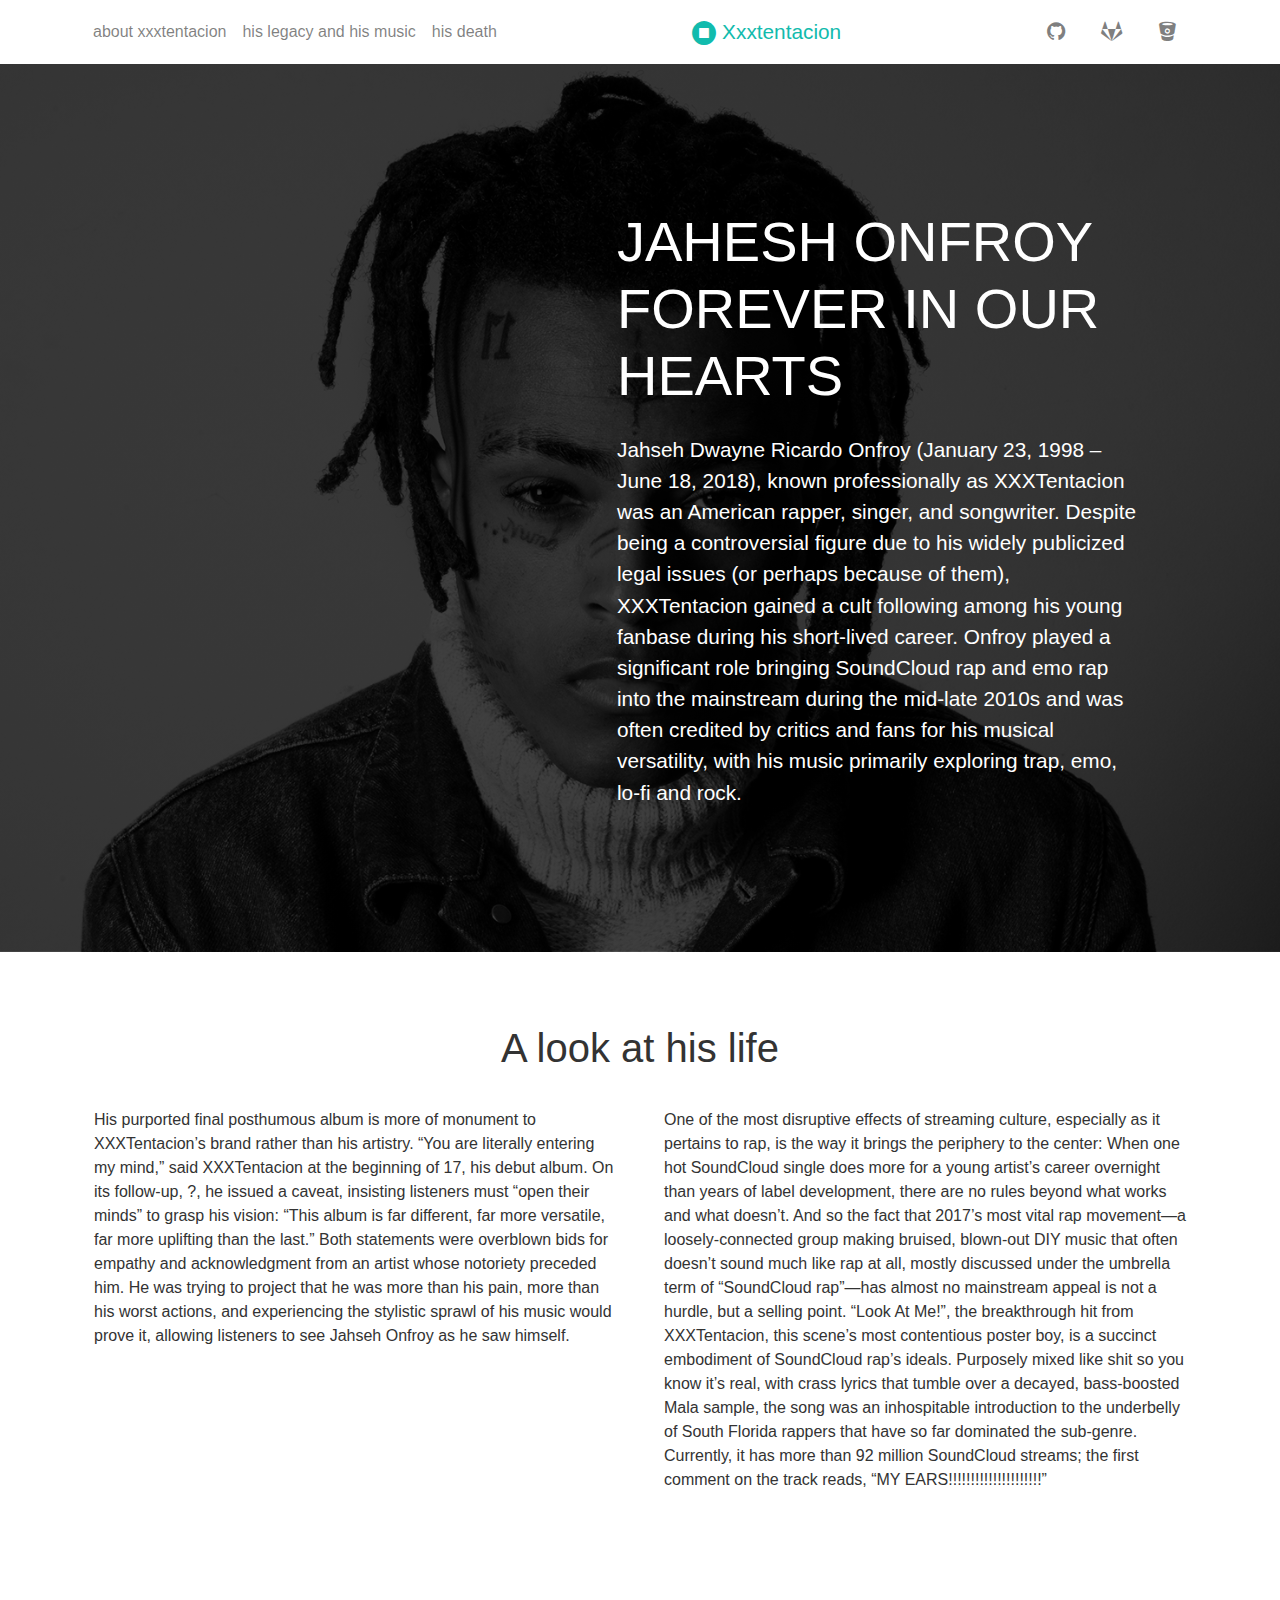
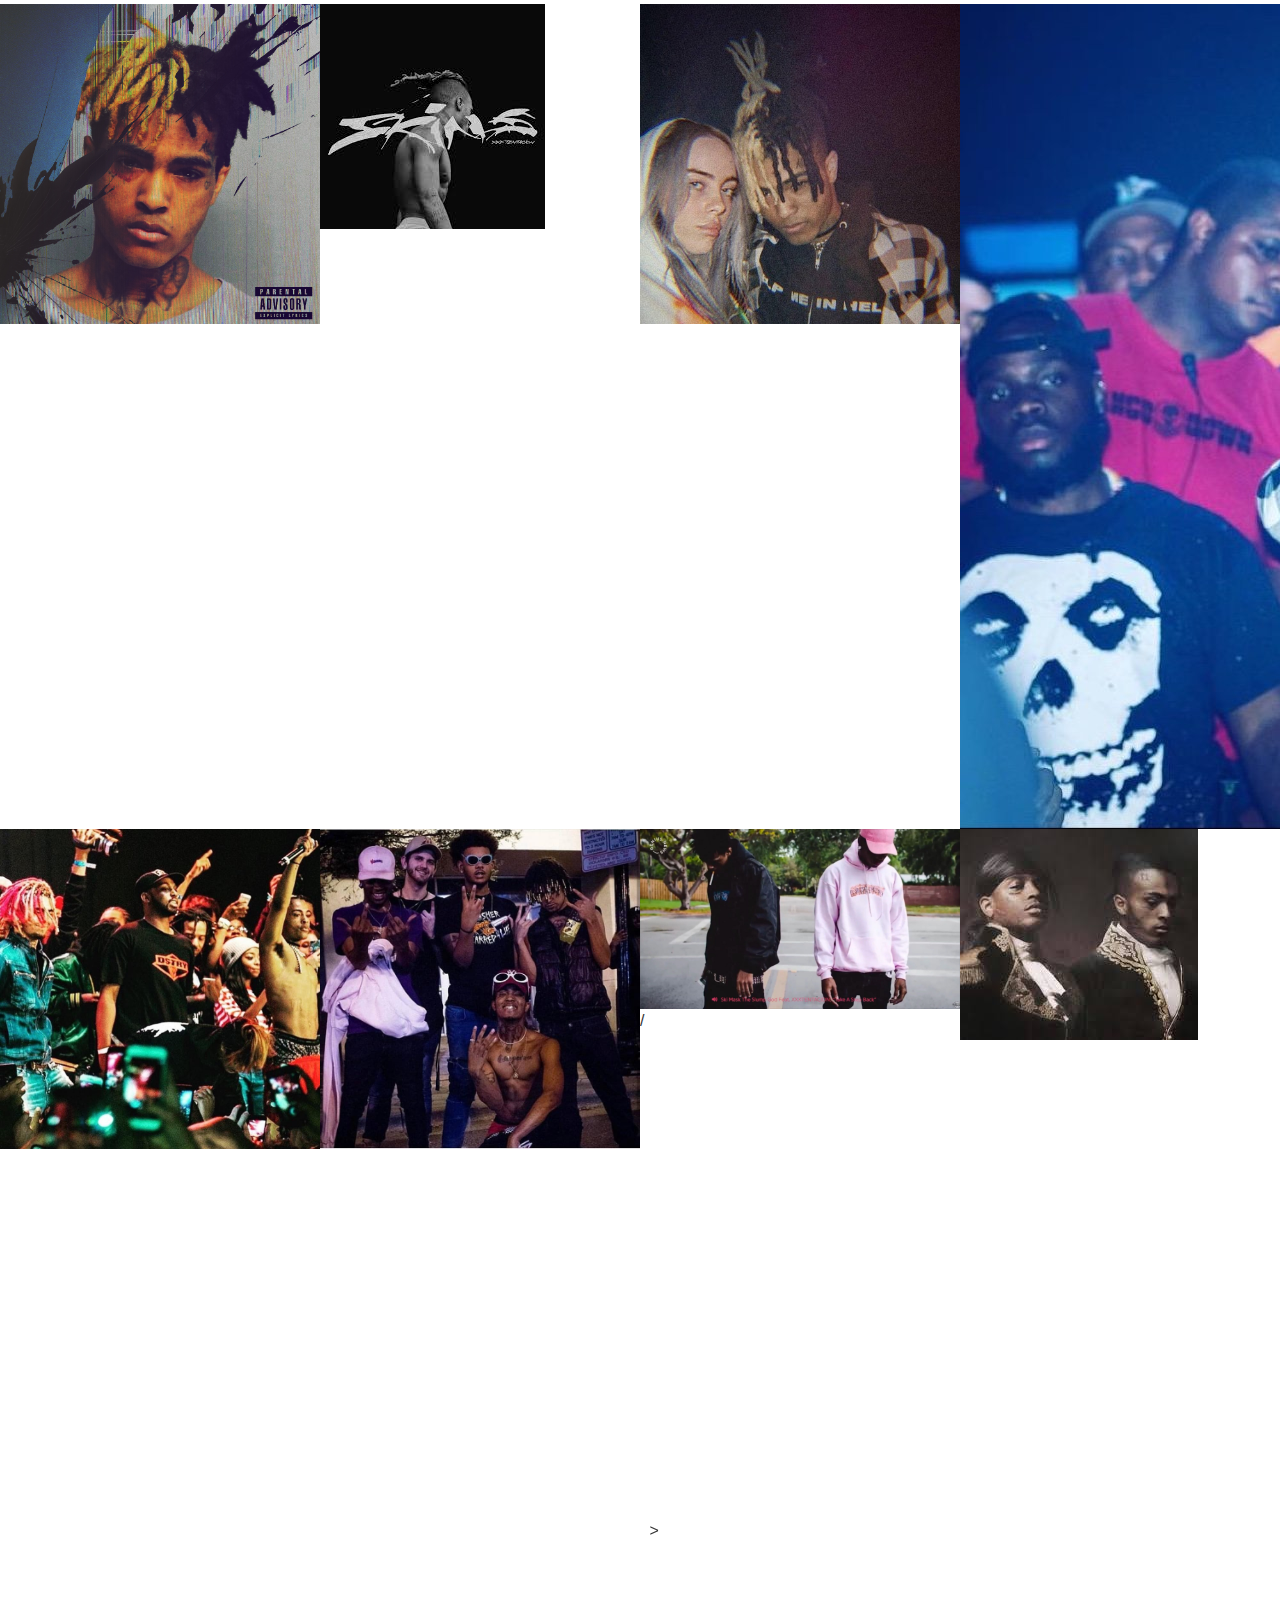
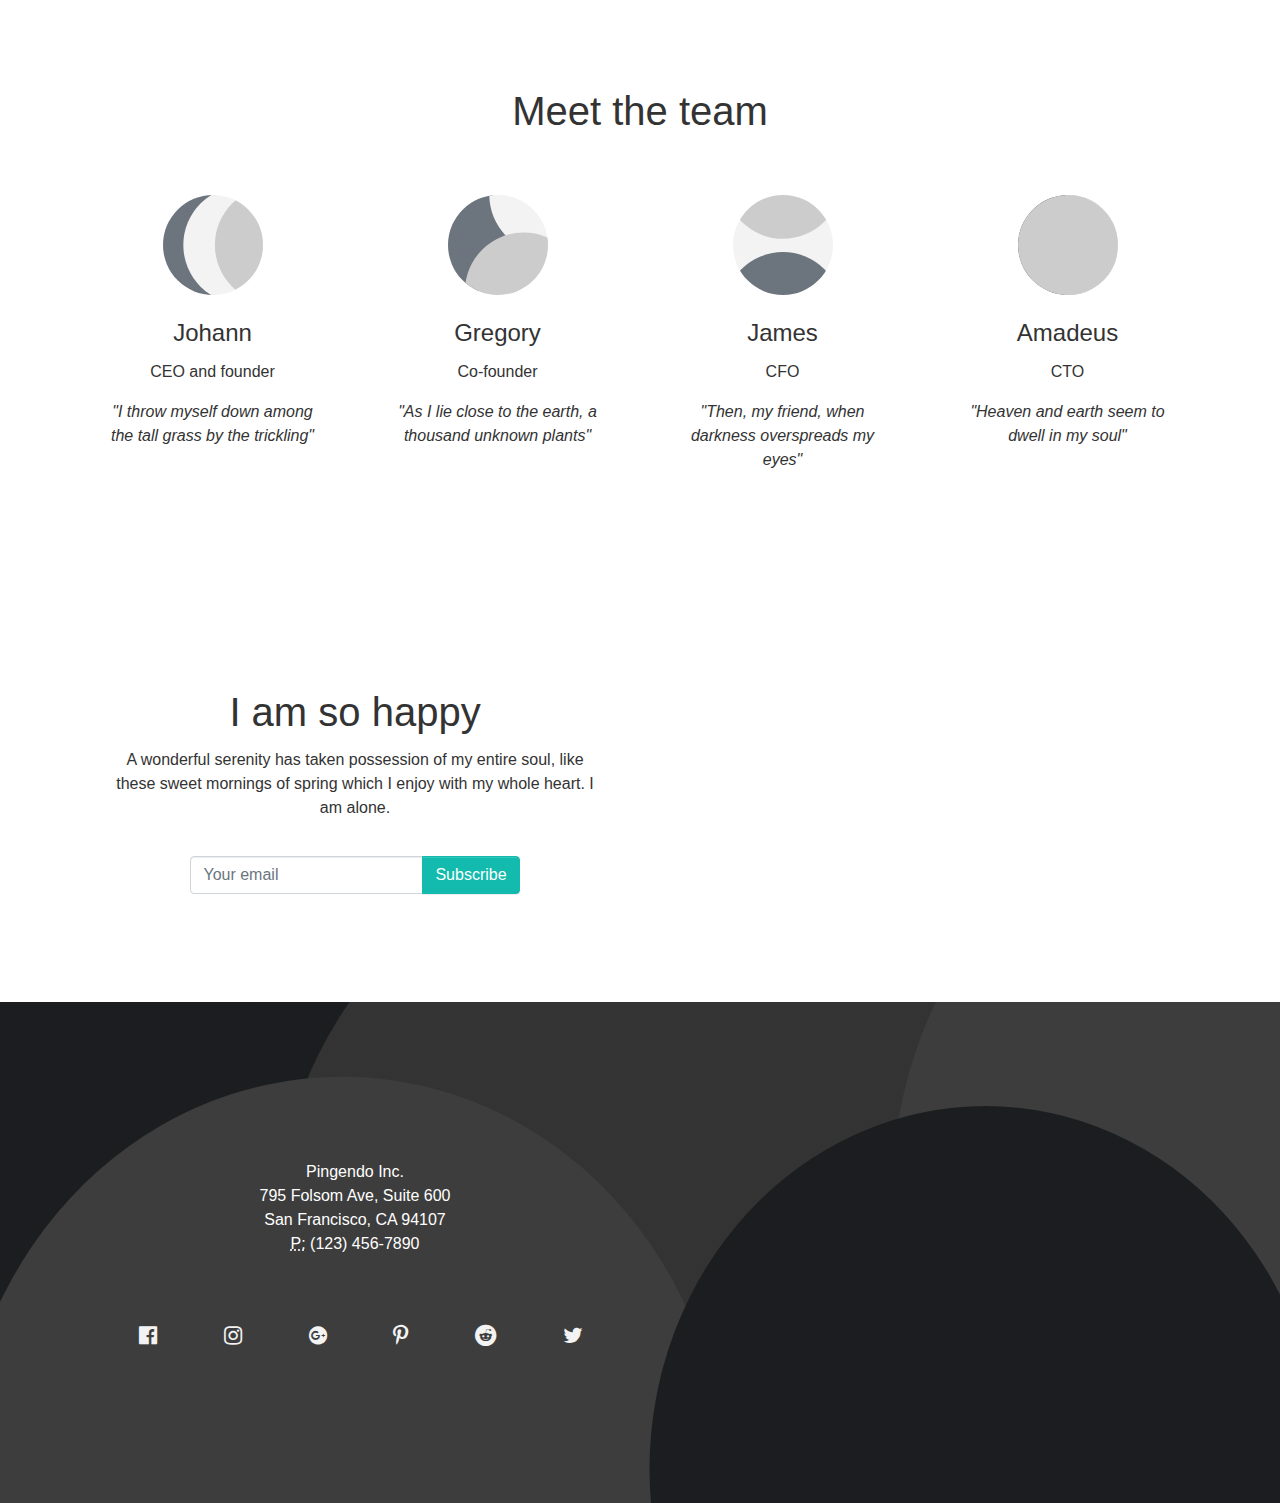
<file: index.html>
<!DOCTYPE html>
<html>

<head>
    <meta charset="utf-8">
    <meta name="viewport" content="width=device-width, initial-scale=1">
    <link rel="stylesheet" href="https://cdnjs.cloudflare.com/ajax/libs/font-awesome/4.7.0/css/font-awesome.min.css"
          type="text/css">
    <link rel="stylesheet" href="css/theme.css" type="text/css">
    <link rel="stylesheet" href="css/style.css">
</head>

<body>
    <nav class="navbar navbar-expand-lg navbar-light"> 
        <div class="container"> <button class="navbar-toggler navbar-toggler-right border-0 p-0" type="button"
                    data-toggle="collapse" data-target="#navbar8">
                <p class="navbar-brand text-primary mb-0">
                    <i class="fa d-inline fa-lg fa-stop-circle"></i>  
                 </p>
            </button>
            <div class="collapse navbar-collapse" id="navbar8">
                <ul class="navbar-nav mr-auto">
                    <li class="nav-item"> <a class="nav-link" href="#">about xxxtentacion</a> </li>
                    <li class="nav-item"> <a class="nav-link" href="#">his legacy and his music</a> </li>
                    <li class="nav-item"> <a class="nav-link" href="#">his death</a> </li>
                </ul>
                <p class="text-primary d-none d-md-block lead mb-0"> <i class="fa d-inline fa-lg fa-stop-circle"></i>
                    <b> Xxxtentacion</b> </p>
                <ul class="navbar-nav ml-auto">
                    <li class="nav-item mx-1"> <a class="nav-link" href="#">
                            <i class="fa fa-github fa-fw fa-lg"></i>
                        </a> </li>
                    <li class="nav-item mx-1"> <a class="nav-link" href="#">
                            <i class="fa fa-gitlab fa-fw fa-lg"></i>
                        </a> </li>
                    <li class="nav-item mx-1"> <a class="nav-link" href="#">
                            <i class="fa fa-bitbucket fa-fw fa-lg"></i>
                        </a> </li>
                </ul>
            </div>
        </div>
    </nav>
    <div id="header-section" class="py-5 text-white">
        <div class="container">
            <div class="row">
                <div class="col-lg-5 p-0">
                    <div class="embed-responsive embed-responsive-4by3"> 
                        <iframe width="560" height="315" src="https://www.youtube.com/embed/DxvLc2a6Iao" frameborder="0" allow="accelerometer; autoplay; encrypted-media; gyroscope; picture-in-picture" allowfullscreen></iframe>
                    </div>
                </div>
                <div class="p-5 col-lg-7 d-flex flex-column justify-content-center">
                    <h3 class="display-4 mb-3">JAHESH ONFROY FOREVER IN OUR HEARTS</h3>
                    <p class="lead mb-0">Jahseh Dwayne Ricardo Onfroy (January 23, 1998 – June 18, 2018), known professionally as XXXTentacion was an American rapper, singer, and songwriter. Despite being a controversial figure due to his widely publicized legal issues (or perhaps because of them), XXXTentacion gained a cult following among his young fanbase during his short-lived career. Onfroy played a significant role bringing SoundCloud rap and emo rap into the mainstream during the mid-late 2010s and was often credited by critics and fans for his musical versatility, with his music primarily exploring trap, emo, lo-fi and rock.</p>
                </div>
            </div>
        </div>
    </div>
    <div class="py-5">
        <div class="container">
            <div class="row">
                <div class="col-md-12 text-center">
                    <h1>A look at his life</h1>
                </div>
            </div>
            <div class="row">
                <div class="col-md-6 p-3">
                    <p>His purported final posthumous album is more of monument to XXXTentacion’s brand rather than his artistry.

                        “You are literally entering my mind,” said XXXTentacion at the beginning of 17, his debut album. On its follow-up, ?, he issued a caveat, insisting listeners must “open their minds” to grasp his vision: “This album is far different, far more versatile, far more uplifting than the last.” Both statements were overblown bids for empathy and acknowledgment from an artist whose notoriety preceded him. He was trying to project that he was more than his pain, more than his worst actions, and experiencing the stylistic sprawl of his music would prove it, allowing listeners to see Jahseh Onfroy as he saw himself.
                    </p>
                </div>
                <div class="col-md-6 p-3">
                    <p>One of the most disruptive effects of streaming culture, especially as it pertains to rap, is the way it brings the periphery to the center: When one hot SoundCloud single does more for a young artist’s career overnight than years of label development, there are no rules beyond what works and what doesn’t. And so the fact that 2017’s most vital rap movement—a loosely-connected group making bruised, blown-out DIY music that often doesn’t sound much like rap at all, mostly discussed under the umbrella term of “SoundCloud rap”—has almost no mainstream appeal is not a hurdle, but a selling point. “Look At Me!”, the breakthrough hit from XXXTentacion, this scene’s most contentious poster boy, is a succinct embodiment of SoundCloud rap’s ideals. Purposely mixed like shit so you know it’s real, with crass lyrics that tumble over a decayed, bass-boosted Mala sample, the song was an inhospitable introduction to the underbelly of South Florida rappers that have so far dominated the sub-genre. Currently, it has more than 92 million SoundCloud streams; the first comment on the track reads, “MY EARS!!!!!!!!!!!!!!!!!!!!!” </p>
                </div>
            </div>
        </div>
    </div>
    <div class="">
        <div class="container-fluid">
            <div class="row">
                <div class="col-6 col-md-3 p-0"> <img class="img-fluid d-block" src="images/x album cover.jpg"> </div>
                <div class="col-6 col-md-3 p-0"> <img class="img-fluid d-block" src="images/x skins.jfif">
                </div>
                <div class="col-6 col-md-3 p-0"> <img class="img-fluid d-block" src="images/xxxtentacion with billie.jpg"> </div>
                <div class="col-6 col-md-3 p-0"> <img class="im" src="images/trippie with x.jpg">
                </div>
                <div class="col-6 col-md-3 p-0"> <img class="img-fluid d-block" src="images/lil pump and x.jpg">
                </div>
                <div class="col-6 col-md-3 p-0"> <img class="img-fluid d-block" src="images/arms auround you.jpg"> </div>
                <div class="col-6 col-md-3 p-0"> <img class="img-fluid d-block" src="images/ski mask the slump god.jpg">/
                </div>
                <div class="col-6 col-md-3 p-0"> <img class="img-fluid d-block" src="images/ski posh.jfif"> </div>
            </div>
        </div>
    </div>
    <div class="py-5">
        <div class="container">
            <div class="row">
                <div class="col-md-12">
                    <div class="carousel slide" data-ride="carousel" id="carousel">
                        <div class="carousel-inner">
                            <div class="carousel-item active"> <img class="d-block img-fluid w-100">
                                     <iframe width="560" height="315" src="https://www.youtube.com/embed/wJGcwEv7838" frameborder="0" allow="accelerometer; autoplay; encrypted-media; gyroscope; picture-in-picture" allowfullscreen></iframe>
                                     >
                                <div class="carousel-caption">
                                    <h5 class="m-0">Carousel</h5>
                                    <p>with controls</p>
                                </div>
                            </div>
                            <div class="carousel-item"> <img class="d-block img-fluid w-100">
                                <iframe width="560" height="315" src="https://www.youtube.com/embed/tLNOce4Y4uc" frameborder="0" allow="accelerometer; autoplay; encrypted-media; gyroscope; picture-in-picture" allowfullscreen></iframe>
                                <div class="carousel-caption">
                                    <h5 class="m-0">Carousel</h5>
                                    <p>with controls</p>
                                </div>
                            </div>
                            <div class="carousel-item"> <img class="d-block img-fluid w-100">

                                <iframe width="560" height="315" src="https://www.youtube.com/embed/JcWOSgImiRw" frameborder="0" allow="accelerometer; autoplay; encrypted-media; gyroscope; picture-in-picture" allowfullscreen></iframe>
                                <div class="carousel-caption">
                                    <h5 class="m-0">Carousel</h5>
                                    <p>with controls</p>
                                </div>
                            </div>
                        </div> <a class="carousel-control-prev" href="#carousel" role="button" data-slide="prev"> <span
                                  class="carousel-control-prev-icon"></span> <span class="sr-only">Previous</span> </a>
                        <a class="carousel-control-next" href="#carousel" role="button" data-slide="next"> <span
                                  class="carousel-control-next-icon"></span> <span class="sr-only">Next</span> </a>
                    </div>
                </div>
            </div>
        </div>
    </div>
    <div class="py-5 text-center">
        <div class="container">
            <div class="row">
                <div class="mx-auto col-md-12">
                    <h1 class="mb-3">Meet&nbsp;the team</h1>
                </div>
            </div>
            <div class="row">
                <div class="col-lg-3 col-6 p-4"> <img class="img-fluid d-block mb-3 mx-auto rounded-circle"
                         src="images/img-placeholder-1.svg" width="100" alt="Card image cap">
                    <h4> <b>Johann</b> </h4>
                    <p>CEO and founder</p>
                    <p class="mb-0"> <i>"I throw myself down among the tall grass by the trickling"</i> </p>
                </div>
                <div class="col-lg-3 col-6 p-4"> <img class="img-fluid d-block mb-3 mx-auto rounded-circle"
                         src="images/img-placeholder-2.svg" width="100" alt="Card image cap">
                    <h4> <b>Gregory</b> </h4>
                    <p>Co-founder</p>
                    <p class="mb-0"> <i>"As I lie close to the earth, a thousand unknown plants"</i> </p>
                </div>
                <div class="col-lg-3 col-6 p-4"> <img class="img-fluid d-block mb-3 mx-auto rounded-circle"
                         src="images/img-placeholder-3.svg" width="100">
                    <h4> <b>James</b> </h4>
                    <p>CFO</p>
                    <p class="mb-0"> <i>"Then, my friend, when darkness overspreads my eyes"</i> </p>
                </div>
                <div class="col-lg-3 col-6 p-4"> <img class="img-fluid d-block mb-3 mx-auto rounded-circle"
                         src="images/img-placeholder-4.svg" width="100">
                    <h4> <b>Amadeus</b> </h4>
                    <p>CTO</p>
                    <p class="mb-0"> <i>"Heaven and earth seem to dwell in my soul"</i> </p>
                </div>
            </div>
        </div>
    </div>
    <div class="py-5 text-center" id="parallax-section">
        <div class="container">
            <div class="row">
                <div class="bg-white p-4 col-10 mx-auto mx-md-0 col-lg-6">
                    <h1>I am so happy</h1>
                    <p class="mb-4">A wonderful serenity has taken possession of my entire soul, like these sweet
                        mornings of spring which I enjoy with my whole heart. I am alone.</p>
                    <form class="form-inline d-flex justify-content-center">
                        <div class="input-group"> <input type="email" class="form-control" placeholder="Your email"
                                   id="form6">
                            <div class="input-group-append"> <button class="btn btn-primary"
                                        type="button">Subscribe</button> </div>
                        </div>
                    </form>
                </div>
            </div>
        </div>
    </div>
    <div class="py-5 text-white" id="footer-section">
        <div class="container">
            <div class="row">
                <div class="col-md-6 text-center align-self-center p-4">
                    <p class="mb-5"> <strong>Pingendo Inc.</strong> <br>795 Folsom Ave, Suite 600 <br>San Francisco, CA
                        94107 <br> <abbr title="Phone">P:</abbr> (123) 456-7890 </p>
                    <div class="row">
                        <div class="col-md-12 d-flex align-items-center justify-content-around"> <a href="#">
                                <i class="d-block fa fa-facebook-official text-light fa-lg mx-2"></i>
                            </a> <a href="#">
                                <i class="d-block fa fa-instagram text-light fa-lg mx-2"></i>
                            </a> <a href="#">
                                <i class="d-block fa fa-google-plus-official text-light fa-lg mx-2"></i>
                            </a> <a href="#">
                                <i class="d-block fa fa-pinterest-p text-light fa-lg mx-2"></i>
                            </a> <a href="#">
                                <i class="d-block fa fa-reddit text-light fa-lg mx-2"></i>
                            </a> <a href="#">
                                <i class="d-block fa fa-twitter text-light fa-lg ml-2"></i>
                            </a> </div>
                    </div>
                </div>
                <div class="col-md-6 p-0">
                    <iframe width="100%" height="350"
                            src="https://maps.google.com/maps?hl=en&amp;q=New%20York&amp;ie=UTF8&amp;t=&amp;z=14&amp;iwloc=B&amp;output=embed"
                            scrolling="no" frameborder="0"></iframe>
                </div>
            </div>
        </div>
    </div>
    <script src="js/jquery.min.js"></script>
    <script src="js/popper.min.js"></script>
    <script src="js/bootstrap.min.js"></script>
</body>

</html>
</file>
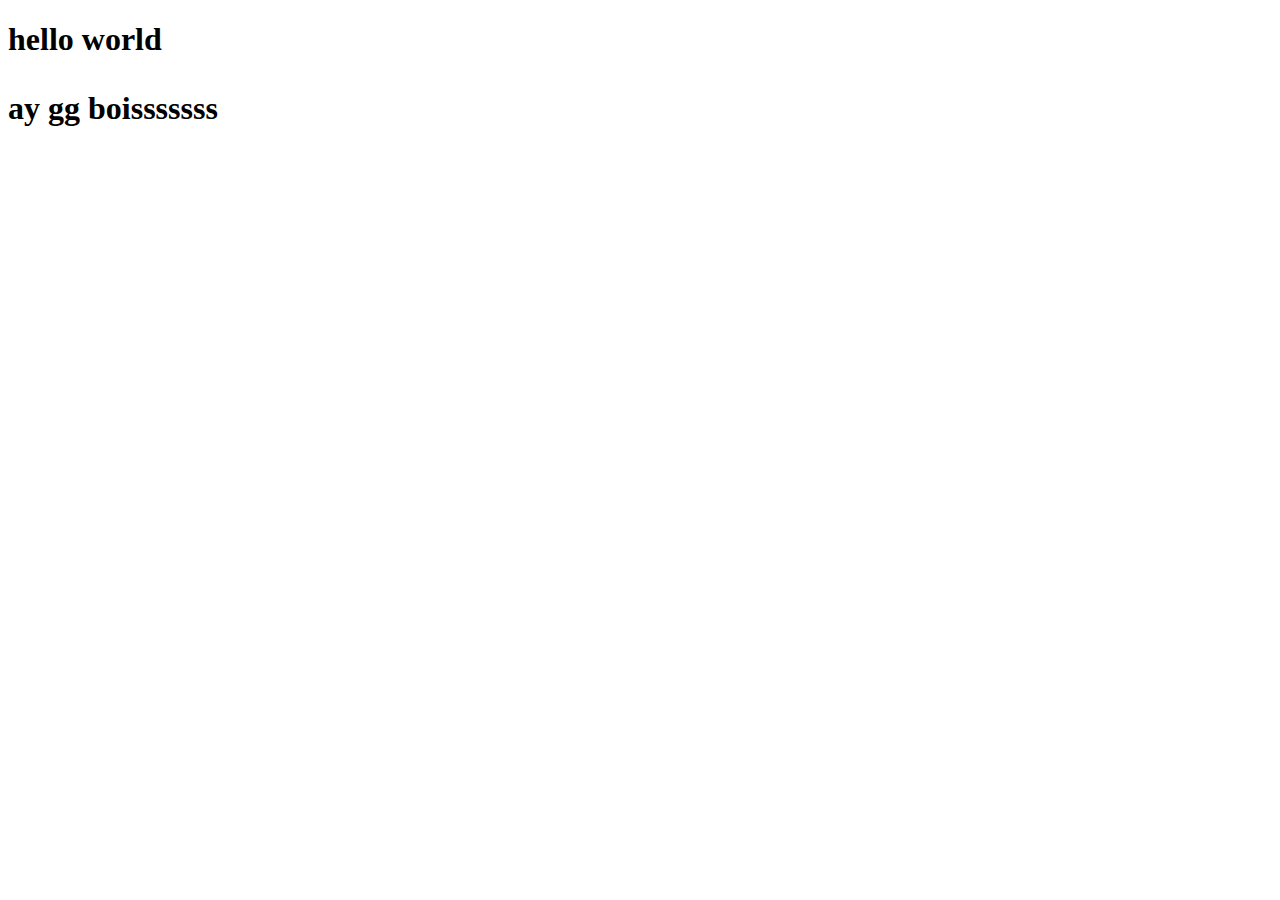
<file: test.html>
<!DOCTYPE html>
<html lang="en">
<head>
    <meta charset="UTF-8">
    <meta name="viewport" content="width=-, initial-scale=1.0">
    <title>Document</title>
</head>
<body>
   <h1>hello world<h1>
       <p>ay gg  boisssssss</p>
 
</body>
</html>
</file>
<file: css/style.css>
html {
    scroll-behavior: smooth;
}

#header-section {
    background-image: linear-gradient(to bottom, rgba(0, 0, 0, .75), rgba(0, 0, 0, .75)), url(../images/xxxtentacion-press-photo-bw-2018-billboard-1548.jpg);
    background-position: center center, center center;
    background-size: cover, cover;
    background-repeat: repeat, repeat;
}

#parallax-section {
    background-image: url(../images/cover-bubble-dark.svg);
    background-position: right bottom;
    background-size: cover;
    background-repeat: repeat;
    background-attachment: fixed;
}

#footer-section {
    background-image: linear-gradient(to bottom, rgba(0, 0, 0, .75), rgba(0, 0, 0, .75)), url(../images/cover-bubble-dark.svg);
    background-position: center center, center center;
    background-size: cover, cover;
    background-repeat: repeat, repeat;
}
</file>
